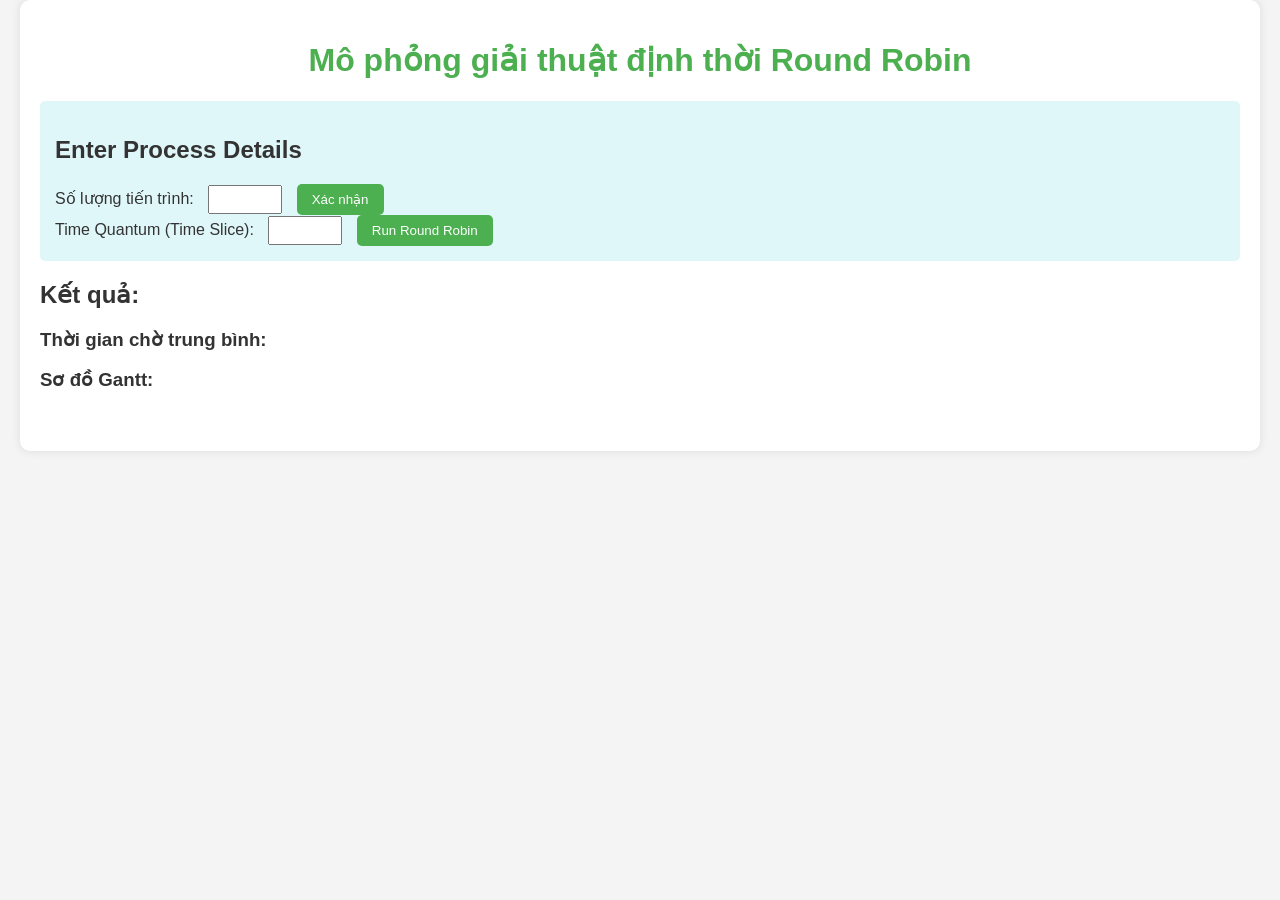
<file: round robin/index.html>
<!DOCTYPE html>
<html lang="en">
<head>
    <meta charset="UTF-8">
    <meta name="viewport" content="width=device-width, initial-scale=1.0">
    <title>Author: Quang Nhat Hung</title>
    <link rel="stylesheet" href="style.css">
</head>
<body>
    <div class="container">
        <h1>Mô phỏng giải thuật định thời Round Robin</h1>
        <div class="form-section">
            <h2>Enter Process Details</h2>
            <label for="processCount">Số lượng tiến trình: </label>
            <input type="number" id="processCount" min="1" required>
            <button onclick="generateProcessInput()">Xác nhận</button>

            <div id="processInputSection"></div>

            <label for="timeQuantum">Time Quantum (Time Slice): </label>
            <input type="number" id="timeQuantum" min="1" required>
            <button onclick="runRoundRobin()">Run Round Robin</button>
        </div>
        
        <h2>Kết quả:</h2>
        <div id="resultTable" class="result-table"></div>
        <h3>Thời gian chờ trung bình:</h3> 
        <span id = "Time"></span>      
        <h3>Sơ đồ Gantt:</h3>
        <div id="ganttChart" class="gantt-chart"></div>
    </div>

    <script src="script.js"></script>
</body>
</html>
</file>
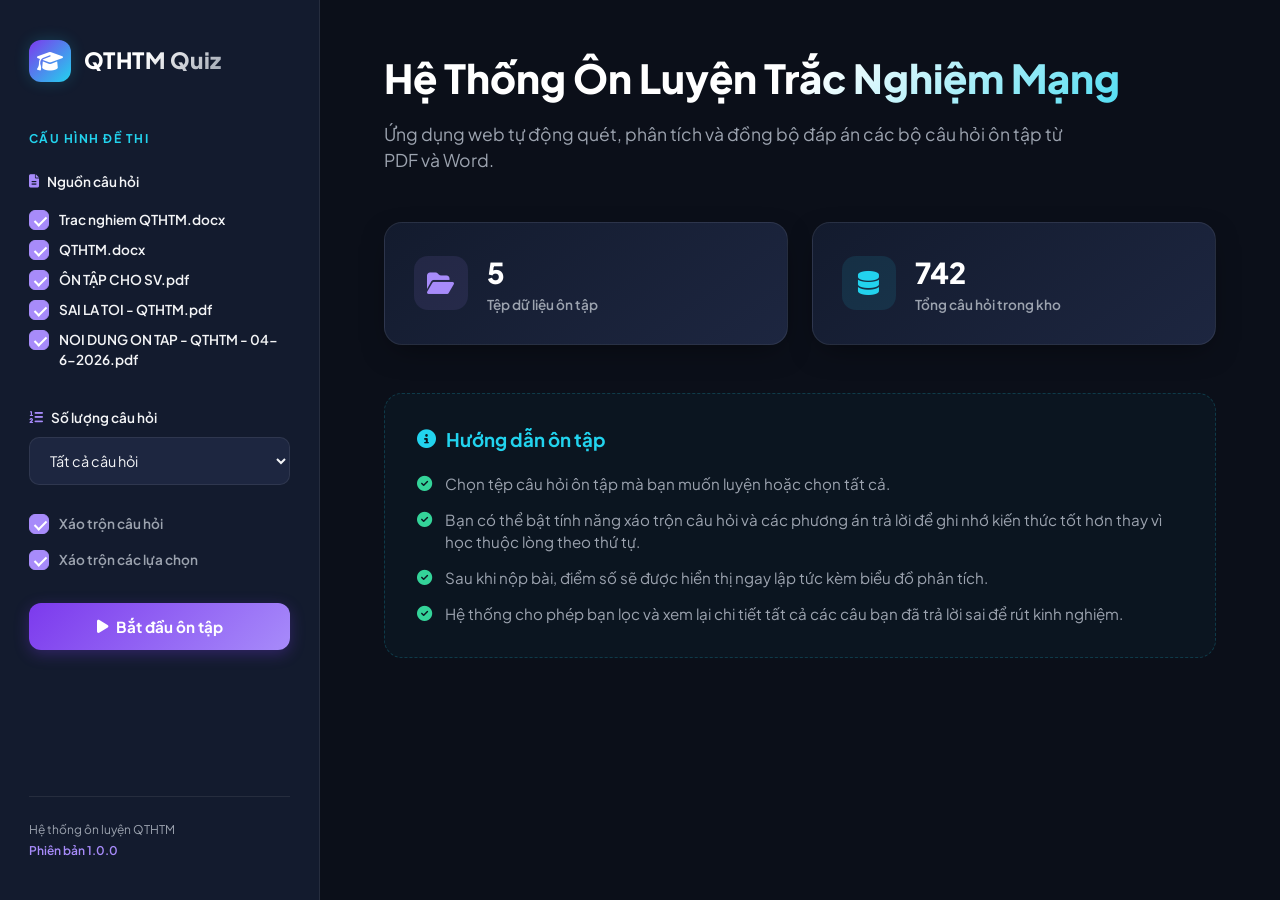
<file: web/index.html>
<!DOCTYPE html>
<html lang="vi">
<head>
    <meta charset="UTF-8">
    <meta name="viewport" content="width=device-width, initial-scale=1.0">
    <title>Hệ Thống Ôn Luyện Trắc Nghiệm - QTHTM</title>
    <!-- Import Google Fonts: Plus Jakarta Sans -->
    <link rel="preconnect" href="https://fonts.googleapis.com">
    <link rel="preconnect" href="https://fonts.gstatic.com" crossorigin>
    <link href="https://fonts.googleapis.com/css2?family=Plus+Jakarta+Sans:wght@300;400;500;600;700;800&display=swap" rel="stylesheet">
    <!-- FontAwesome CDN for modern icons -->
    <link rel="stylesheet" href="https://cdnjs.cloudflare.com/ajax/libs/font-awesome/6.4.0/css/all.min.css">
    <link rel="stylesheet" href="style.css">
</head>
<body>
    <div class="app-container">
        <!-- Sidebar Panel for Settings & Stats -->
        <aside class="sidebar-panel">
            <div class="brand">
                <div class="brand-icon">
                    <i class="fa-solid fa-graduation-cap"></i>
                </div>
                <h2>QTHTM Quiz</h2>
            </div>
            
            <div class="sidebar-menu">
                <div class="menu-section">
                    <h3>CẤU HÌNH ĐỀ THI</h3>
                    
                    <!-- Config Form -->
                    <div class="config-item">
                        <label><i class="fa-solid fa-file-lines"></i> Nguồn câu hỏi</label>
                        <div id="source-checkboxes" class="source-checkboxes"></div>
                    </div>

                    <div class="config-item">
                        <label for="q-count"><i class="fa-solid fa-list-ol"></i> Số lượng câu hỏi</label>
                        <select id="q-count">
                            <option value="10">10 Câu</option>
                            <option value="20">20 Câu</option>
                            <option value="50">50 Câu</option>
                            <option value="100">100 Câu</option>
                            <option value="all" selected>Tất cả câu hỏi</option>
                        </select>
                    </div>

                    <div class="config-checkboxes">
                        <label class="custom-checkbox">
                            <input type="checkbox" id="shuffle-questions" checked>
                            <span class="checkmark"></span>
                            Xáo trộn câu hỏi
                        </label>
                        <label class="custom-checkbox">
                            <input type="checkbox" id="shuffle-options" checked>
                            <span class="checkmark"></span>
                            Xáo trộn các lựa chọn
                        </label>
                    </div>

                    <button id="start-btn" class="primary-btn"><i class="fa-solid fa-play"></i> Bắt đầu ôn tập</button>
                </div>
            </div>

            <!-- Footer info -->
            <div class="sidebar-footer">
                <p>Hệ thống ôn luyện QTHTM</p>
                <span>Phiên bản 1.0.0</span>
            </div>
        </aside>

        <!-- Main Content Area -->
        <main class="main-content">
            <!-- Setup/Home Screen -->
            <section id="home-screen" class="screen active">
                <div class="hero-section">
                    <h1>Hệ Thống Ôn Luyện Trắc Nghiệm Mạng</h1>
                    <p>Ứng dụng web tự động quét, phân tích và đồng bộ đáp án các bộ câu hỏi ôn tập từ PDF và Word.</p>
                </div>

                <div class="stats-overview">
                    <div class="stat-card">
                        <div class="stat-icon purple"><i class="fa-solid fa-folder-open"></i></div>
                        <div class="stat-info">
                            <span class="stat-value" id="source-files-count">3</span>
                            <span class="stat-label">Tệp dữ liệu ôn tập</span>
                        </div>
                    </div>
                    <div class="stat-card">
                        <div class="stat-icon blue"><i class="fa-solid fa-database"></i></div>
                        <div class="stat-info">
                            <span class="stat-value" id="total-questions-count">0</span>
                            <span class="stat-label">Tổng câu hỏi trong kho</span>
                        </div>
                    </div>
                </div>

                <div class="instruction-card">
                    <h3><i class="fa-solid fa-circle-info"></i> Hướng dẫn ôn tập</h3>
                    <ul>
                        <li><i class="fa-solid fa-circle-check"></i> Chọn tệp câu hỏi ôn tập mà bạn muốn luyện hoặc chọn tất cả.</li>
                        <li><i class="fa-solid fa-circle-check"></i> Bạn có thể bật tính năng xáo trộn câu hỏi và các phương án trả lời để ghi nhớ kiến thức tốt hơn thay vì học thuộc lòng theo thứ tự.</li>
                        <li><i class="fa-solid fa-circle-check"></i> Sau khi nộp bài, điểm số sẽ được hiển thị ngay lập tức kèm biểu đồ phân tích.</li>
                        <li><i class="fa-solid fa-circle-check"></i> Hệ thống cho phép bạn lọc và xem lại chi tiết tất cả các câu bạn đã trả lời sai để rút kinh nghiệm.</li>
                    </ul>
                </div>
            </section>

            <!-- Quiz Screen -->
            <section id="quiz-screen" class="screen">
                <div class="quiz-header">
                    <div class="quiz-progress-info">
                        <span id="quiz-progress-text">Câu hỏi 1 / 10</span>
                        <div class="progress-bar-container">
                            <div class="progress-bar" id="quiz-progress-bar"></div>
                        </div>
                    </div>
                    <div class="quiz-timer">
                        <i class="fa-solid fa-clock"></i> <span id="timer-text">00:00</span>
                    </div>
                </div>

                <!-- Active Question Card -->
                <div class="question-container" id="question-container">
                    <!-- Dynamic Content -->
                </div>

                <!-- Navigation Controls -->
                <div class="quiz-controls">
                    <button id="prev-btn" class="secondary-btn"><i class="fa-solid fa-chevron-left"></i> Câu trước</button>
                    <button id="check-btn" class="primary-btn" style="width: auto; background: linear-gradient(135deg, var(--color-success), #10b981); box-shadow: 0 4px 15px rgba(52, 211, 153, 0.3);"><i class="fa-solid fa-square-check"></i> Kiểm tra</button>
                    <button id="next-btn" class="secondary-btn">Câu tiếp theo <i class="fa-solid fa-chevron-right"></i></button>
                    <button id="submit-btn" class="primary-btn danger-btn"><i class="fa-solid fa-check-double"></i> Nộp bài</button>
                </div>
            </section>

            <!-- Results & Review Screen -->
            <section id="result-screen" class="screen">
                <div class="result-header">
                    <h2>KẾT QUẢ ÔN TẬP</h2>
                </div>

                <div class="result-layout">
                    <!-- Left: Radial Donut Score Chart -->
                    <div class="result-score-panel">
                        <div class="radial-chart-container">
                            <svg class="radial-svg" viewBox="0 0 120 120">
                                <circle class="circle-bg" cx="60" cy="60" r="50"></circle>
                                <circle class="circle-val" cx="60" cy="60" r="50" id="result-circle"></circle>
                            </svg>
                            <div class="chart-content">
                                <span class="score-percent" id="score-percent">0%</span>
                                <span class="score-fraction" id="score-fraction">0 / 0</span>
                            </div>
                        </div>
                        <h3 id="result-rating">Cần Cố Gắng!</h3>
                        <p class="time-spent-text"><i class="fa-solid fa-stopwatch"></i> Thời gian: <span id="time-spent">00:00</span></p>
                        <button id="restart-btn" class="primary-btn"><i class="fa-solid fa-rotate-right"></i> Luyện đề mới</button>
                    </div>

                    <!-- Right: Statistics Cards -->
                    <div class="result-stats-panel">
                        <div class="stat-mini-card correct">
                            <div class="mini-icon"><i class="fa-solid fa-circle-check"></i></div>
                            <div class="mini-info">
                                <span class="mini-value" id="correct-count">0</span>
                                <span class="mini-label">Câu trả lời đúng</span>
                            </div>
                        </div>
                        <div class="stat-mini-card incorrect">
                            <div class="mini-icon"><i class="fa-solid fa-circle-xmark"></i></div>
                            <div class="mini-info">
                                <span class="mini-value" id="incorrect-count">0</span>
                                <span class="mini-label">Câu trả lời sai</span>
                            </div>
                        </div>
                        <div class="stat-mini-card skipped">
                            <div class="mini-icon"><i class="fa-solid fa-circle-minus"></i></div>
                            <div class="mini-info">
                                <span class="mini-value" id="skipped-count">0</span>
                                <span class="mini-label">Câu bỏ qua</span>
                            </div>
                        </div>
                    </div>
                </div>

                <!-- Review Section -->
                <div class="review-section">
                    <div class="review-header">
                        <h3>Xem Lại Câu Hỏi</h3>
                        <!-- Review Filters -->
                        <div class="review-filters">
                            <button class="filter-btn active" data-filter="all">Tất cả</button>
                            <button class="filter-btn text-danger" data-filter="wrong">Câu sai</button>
                            <button class="filter-btn text-success" data-filter="correct">Câu đúng</button>
                        </div>
                    </div>

                    <!-- List of reviewed questions -->
                    <div class="review-list" id="review-list">
                        <!-- Dynamic content -->
                    </div>
                </div>
            </section>
        </main>
    </div>

    <!-- Import JavaScript -->
    <script src="questions.js"></script>
    <script src="app.js"></script>
</body>
</html>
</file>
<file: round robin/style.css>
/* General page styling */
body {
    font-family: Arial, sans-serif;
    background-color: #f4f4f4;
    color: #333;
    margin: 0;
    padding: 0;
}

.container {
    max-width: 1200px;
    margin: auto;
    padding: 20px;
    background-color: #fff;
    box-shadow: 0 0 10px rgba(0, 0, 0, 0.1);
    border-radius: 10px;
}

h1 {
    text-align: center;
    color: #4CAF50;
}

.form-section {
    margin-bottom: 20px;
    padding: 15px;
    background-color: #e0f7fa;
    border-radius: 5px;
}

input[type="number"] {
    width: 60px;
    padding: 5px;
    margin-left: 10px;
    margin-right: 10px;
}

button {
    padding: 8px 15px;
    background-color: #4CAF50;
    color: white;
    border: none;
    border-radius: 5px;
    cursor: pointer;
    transition: background-color 0.3s;
}

button:hover {
    background-color: #45a049;
}

table {
    width: 100%;
    margin-top: 20px;
    border-collapse: collapse;
}

table, th, td {
    border: 1px solid black;
    padding: 10px;
    text-align: center;
}

.result-table {
    margin-top: 20px;
}

.gantt-chart {
    margin-bottom: 10px;
    padding-bottom: 10px;
    display: flex;
    flex-wrap: wrap;
    width: 110%; 
    margin-top: 20px;
}

.gantt-block {
    margin-bottom: 10px;
    padding-bottom: 100px;
    padding: 5px;
    background-color: #afffb2;
    border: 1px solid black;
    margin-right: 5px;
    color: rgb(0, 0, 0);
    transition: transform 0.3s;
} 
/* .grantt-block.color1 { background-color: lightgreen; }
.grantt-block.color2 { background-color: lightblue; }
.grantt-block.color3 { background-color: lightcoral; }
.grantt-block.color4 { background-color: lightgoldenrodyellow; }
.grantt-block.color5 { background-color: lightpink; } */

.gantt-block:hover {
    transform: scale(1.1);
}
</file>
<file: web/style.css>
/* --- Premium Theme Styles --- */
:root {
    --bg-primary: #0b0f19;
    --bg-secondary: #131b2e;
    --bg-card: #1d2640;
    --bg-card-hover: #263254;
    
    --color-primary: #a78bfa;       /* Purple/Violet */
    --color-primary-dark: #7c3aed;  
    --color-accent: #22d3ee;        /* Neon Cyan */
    --color-success: #34d399;       /* Emerald Green */
    --color-success-bg: rgba(52, 211, 153, 0.1);
    --color-danger: #f87171;        /* Pastel Red */
    --color-danger-bg: rgba(248, 113, 113, 0.1);
    
    --text-main: #f3f4f6;
    --text-muted: #9ca3af;
    --text-dark: #1f2937;
    
    --border-color: rgba(255, 255, 255, 0.08);
    --border-focus: rgba(167, 139, 250, 0.4);
    
    --font-family: 'Plus Jakarta Sans', -apple-system, BlinkMacSystemFont, "Segoe UI", Roboto, sans-serif;
    --shadow-premium: 0 10px 30px -10px rgba(0, 0, 0, 0.5);
    --shadow-neon: 0 0 15px rgba(34, 211, 238, 0.2);
    --transition-smooth: all 0.3s cubic-bezier(0.4, 0, 0.2, 1);
}

* {
    margin: 0;
    padding: 0;
    box-sizing: border-box;
}

body {
    background-color: var(--bg-primary);
    color: var(--text-main);
    font-family: var(--font-family);
    min-height: 100vh;
    overflow-x: hidden;
    line-height: 1.5;
}

/* App Container Layout */
.app-container {
    display: flex;
    min-height: 100vh;
    width: 100%;
}

/* --- SIDEBAR PANEL --- */
.sidebar-panel {
    width: 320px;
    background-color: var(--bg-secondary);
    border-right: 1px solid var(--border-color);
    padding: 2.5rem 1.8rem;
    display: flex;
    flex-direction: column;
    justify-content: space-between;
    flex-shrink: 0;
}

.brand {
    display: flex;
    align-items: center;
    gap: 0.8rem;
}

.brand-icon {
    width: 42px;
    height: 42px;
    background: linear-gradient(135deg, var(--color-primary-dark), var(--color-accent));
    border-radius: 12px;
    display: flex;
    align-items: center;
    justify-content: center;
    font-size: 1.3rem;
    color: #fff;
    box-shadow: var(--shadow-neon);
}

.brand h2 {
    font-size: 1.4rem;
    font-weight: 800;
    letter-spacing: 0.5px;
    background: linear-gradient(135deg, #fff 40%, var(--text-muted));
    -webkit-background-clip: text;
    -webkit-text-fill-color: transparent;
}

.sidebar-menu {
    margin-top: 3rem;
    flex-grow: 1;
}

.menu-section h3 {
    font-size: 0.75rem;
    font-weight: 700;
    letter-spacing: 1.5px;
    color: var(--color-accent);
    margin-bottom: 1.5rem;
}

/* Configuration Forms */
.config-item {
    margin-bottom: 1.8rem;
    display: flex;
    flex-direction: column;
    gap: 0.6rem;
}

.config-item label {
    font-size: 0.85rem;
    font-weight: 600;
    color: var(--text-main);
    display: flex;
    align-items: center;
    gap: 0.5rem;
}

.config-item label i {
    color: var(--color-primary);
}

.config-item select {
    background-color: var(--bg-card);
    border: 1px solid var(--border-color);
    color: var(--text-main);
    padding: 0.8rem 1rem;
    border-radius: 10px;
    font-family: var(--font-family);
    font-size: 0.9rem;
    cursor: pointer;
    transition: var(--transition-smooth);
    outline: none;
}

.config-item select:focus {
    border-color: var(--color-primary);
    box-shadow: 0 0 10px rgba(167, 139, 250, 0.2);
}

.config-checkboxes {
    display: flex;
    flex-direction: column;
    gap: 1rem;
    margin-bottom: 2rem;
}

.source-checkboxes {
    display: flex;
    flex-direction: column;
    gap: 0.6rem;
    max-height: 220px;
    overflow-y: auto;
    padding: 0.5rem 0;
}

.source-checkboxes::-webkit-scrollbar {
    width: 4px;
}

.source-checkboxes::-webkit-scrollbar-track {
    background: transparent;
}

.source-checkboxes::-webkit-scrollbar-thumb {
    background: var(--border-color);
    border-radius: 2px;
}

/* Custom Checkbox Design */
.custom-checkbox {
    display: flex;
    align-items: center;
    position: relative;
    padding-left: 30px;
    cursor: pointer;
    font-size: 0.85rem;
    font-weight: 600;
    color: var(--text-muted);
    user-select: none;
    transition: var(--transition-smooth);
}

.custom-checkbox:hover {
    color: var(--text-main);
}

.custom-checkbox input {
    position: absolute;
    opacity: 0;
    cursor: pointer;
    height: 0;
    width: 0;
}

.checkmark {
    position: absolute;
    top: 0;
    left: 0;
    height: 20px;
    width: 20px;
    background-color: var(--bg-card);
    border: 1px solid var(--border-color);
    border-radius: 6px;
    transition: var(--transition-smooth);
}

.custom-checkbox input:checked ~ .checkmark {
    background-color: var(--color-primary);
    border-color: var(--color-primary);
}

.checkmark:after {
    content: "";
    position: absolute;
    display: none;
}

.custom-checkbox input:checked ~ .checkmark:after {
    display: block;
}

.custom-checkbox .checkmark:after {
    left: 7px;
    top: 3px;
    width: 5px;
    height: 10px;
    border: solid white;
    border-width: 0 2.5px 2.5px 0;
    transform: rotate(45deg);
}

/* Sidebar Footer */
.sidebar-footer {
    border-top: 1px solid var(--border-color);
    padding-top: 1.5rem;
    font-size: 0.75rem;
    color: var(--text-muted);
}

.sidebar-footer span {
    display: block;
    margin-top: 0.2rem;
    color: var(--color-primary);
    font-weight: 600;
}

/* --- MAIN CONTENT --- */
.main-content {
    flex-grow: 1;
    padding: 3rem 4rem;
    display: flex;
    flex-direction: column;
    justify-content: flex-start;
    max-height: 100vh;
    overflow-y: auto;
}

/* Buttons Styles */
.primary-btn, .secondary-btn {
    padding: 0.9rem 1.8rem;
    border-radius: 12px;
    font-family: var(--font-family);
    font-size: 0.95rem;
    font-weight: 700;
    cursor: pointer;
    display: inline-flex;
    align-items: center;
    justify-content: center;
    gap: 0.5rem;
    transition: var(--transition-smooth);
    border: none;
}

.primary-btn {
    background: linear-gradient(135deg, var(--color-primary-dark), var(--color-primary));
    color: #fff;
    box-shadow: 0 4px 15px rgba(124, 58, 237, 0.3);
    width: 100%;
}

.primary-btn:hover {
    transform: translateY(-2px);
    box-shadow: 0 6px 20px rgba(124, 58, 237, 0.4);
}

.primary-btn:active {
    transform: translateY(0);
}

.secondary-btn {
    background-color: var(--bg-card);
    color: var(--text-main);
    border: 1px solid var(--border-color);
}

.secondary-btn:hover {
    background-color: var(--bg-card-hover);
    border-color: var(--color-primary);
}

.danger-btn {
    background: linear-gradient(135deg, #ef4444, #f87171);
    box-shadow: 0 4px 15px rgba(239, 68, 68, 0.3);
}

.danger-btn:hover {
    box-shadow: 0 6px 20px rgba(239, 68, 68, 0.4);
}

/* Screens toggling */
.screen {
    display: none;
    opacity: 0;
    transform: translateY(20px);
    transition: opacity 0.4s ease, transform 0.4s ease;
}

.screen.active {
    display: block;
    opacity: 1;
    transform: translateY(0);
}

/* --- HOME SCREEN --- */
.hero-section {
    margin-bottom: 3rem;
}

.hero-section h1 {
    font-size: 2.5rem;
    font-weight: 800;
    margin-bottom: 0.8rem;
    background: linear-gradient(135deg, #fff 50%, var(--color-accent));
    -webkit-background-clip: text;
    -webkit-text-fill-color: transparent;
}

.hero-section p {
    font-size: 1.1rem;
    color: var(--text-muted);
    max-width: 700px;
}

.stats-overview {
    display: grid;
    grid-template-columns: repeat(auto-fit, minmax(240px, 1fr));
    gap: 1.5rem;
    margin-bottom: 3rem;
}

.stat-card {
    background: linear-gradient(145deg, var(--bg-secondary), var(--bg-card));
    border: 1px solid var(--border-color);
    padding: 1.8rem;
    border-radius: 18px;
    display: flex;
    align-items: center;
    gap: 1.2rem;
    box-shadow: var(--shadow-premium);
}

.stat-icon {
    width: 54px;
    height: 54px;
    border-radius: 14px;
    display: flex;
    align-items: center;
    justify-content: center;
    font-size: 1.5rem;
}

.stat-icon.purple {
    background-color: rgba(167, 139, 250, 0.1);
    color: var(--color-primary);
}

.stat-icon.blue {
    background-color: rgba(34, 211, 238, 0.1);
    color: var(--color-accent);
}

.stat-info {
    display: flex;
    flex-direction: column;
}

.stat-value {
    font-size: 1.8rem;
    font-weight: 800;
    color: #fff;
}

.stat-label {
    font-size: 0.85rem;
    color: var(--text-muted);
    font-weight: 600;
}

.instruction-card {
    background-color: rgba(34, 211, 238, 0.03);
    border: 1px dashed rgba(34, 211, 238, 0.2);
    padding: 2rem;
    border-radius: 18px;
}

.instruction-card h3 {
    color: var(--color-accent);
    margin-bottom: 1.2rem;
    display: flex;
    align-items: center;
    gap: 0.6rem;
}

.instruction-card ul {
    list-style: none;
    display: flex;
    flex-direction: column;
    gap: 0.8rem;
}

.instruction-card li {
    font-size: 0.95rem;
    color: var(--text-muted);
    display: flex;
    align-items: flex-start;
    gap: 0.8rem;
}

.instruction-card li i {
    color: var(--color-success);
    margin-top: 0.2rem;
}

/* --- QUIZ SCREEN --- */
.quiz-header {
    display: flex;
    align-items: center;
    justify-content: space-between;
    margin-bottom: 2rem;
    padding-bottom: 1.5rem;
    border-bottom: 1px solid var(--border-color);
}

.quiz-progress-info {
    flex-grow: 1;
    max-width: 60%;
}

#quiz-progress-text {
    font-size: 0.9rem;
    font-weight: 700;
    color: var(--color-primary);
    display: block;
    margin-bottom: 0.5rem;
}

.progress-bar-container {
    height: 8px;
    background-color: var(--bg-card);
    border-radius: 4px;
    width: 100%;
    overflow: hidden;
}

.progress-bar {
    height: 100%;
    background: linear-gradient(90deg, var(--color-primary), var(--color-accent));
    width: 0%;
    border-radius: 4px;
    transition: width 0.3s cubic-bezier(0.4, 0, 0.2, 1);
}

.quiz-timer {
    font-size: 1.1rem;
    font-weight: 700;
    color: var(--color-accent);
    background-color: rgba(34, 211, 238, 0.08);
    padding: 0.6rem 1.2rem;
    border-radius: 10px;
    display: flex;
    align-items: center;
    gap: 0.5rem;
    border: 1px solid rgba(34, 211, 238, 0.15);
}

/* Question Layout */
.question-container {
    flex-grow: 1;
    display: flex;
    flex-direction: column;
    gap: 2rem;
    margin-bottom: 2rem;
}

.source-badge {
    align-self: flex-start;
    background-color: rgba(255, 255, 255, 0.05);
    border: 1px solid var(--border-color);
    padding: 0.4rem 0.8rem;
    border-radius: 20px;
    font-size: 0.75rem;
    font-weight: 700;
    color: var(--text-muted);
}

.question-text {
    font-size: 1.25rem;
    font-weight: 600;
    color: #fff;
    line-height: 1.6;
    white-space: pre-line;
    overflow-wrap: break-word;
    word-break: break-word;
}

.options-list {
    display: grid;
    grid-template-columns: 1fr;
    gap: 1rem;
}

/* Option Card design */
.option-card {
    background-color: var(--bg-secondary);
    border: 1px solid var(--border-color);
    border-radius: 12px;
    padding: 1.2rem 1.5rem;
    cursor: pointer;
    display: flex;
    align-items: flex-start;
    gap: 1.2rem;
    transition: var(--transition-smooth);
    position: relative;
    overflow: hidden;
}

.option-card:hover {
    background-color: var(--bg-card-hover);
    border-color: var(--border-focus);
    transform: translateX(5px);
}

.option-marker {
    width: 32px;
    height: 32px;
    background-color: var(--bg-card);
    border: 1px solid var(--border-color);
    border-radius: 8px;
    display: flex;
    align-items: center;
    justify-content: center;
    font-weight: 700;
    font-size: 0.95rem;
    color: var(--color-primary);
    flex-shrink: 0;
    transition: var(--transition-smooth);
}

.option-card.selected {
    background-color: rgba(167, 139, 250, 0.08);
    border-color: var(--color-primary);
}

.option-card.selected .option-marker {
    background-color: var(--color-primary-dark);
    color: #fff;
    border-color: var(--color-primary-dark);
}

.option-card.correct {
    border-color: var(--color-success) !important;
    background-color: var(--color-success-bg) !important;
}
.option-card.correct .option-marker {
    background-color: var(--color-success) !important;
    border-color: var(--color-success) !important;
    color: #fff !important;
}

.option-card.incorrect {
    border-color: var(--color-danger) !important;
    background-color: var(--color-danger-bg) !important;
}
.option-card.incorrect .option-marker {
    background-color: var(--color-danger) !important;
    border-color: var(--color-danger) !important;
    color: #fff !important;
}

.option-card.disabled {
    cursor: default;
}
.option-card.disabled:hover {
    background-color: var(--bg-secondary);
    border-color: var(--border-color);
    transform: none;
}
.option-card.disabled.correct:hover {
    border-color: var(--color-success) !important;
    background-color: var(--color-success-bg) !important;
}
.option-card.disabled.incorrect:hover {
    border-color: var(--color-danger) !important;
    background-color: var(--color-danger-bg) !important;
}

.option-content {
    font-size: 0.95rem;
    font-weight: 500;
    color: var(--text-main);
    overflow-wrap: break-word;
    word-break: break-word;
}

.quiz-controls {
    display: flex;
    justify-content: space-between;
    align-items: center;
    margin-top: auto;
    padding-top: 1.5rem;
    border-top: 1px solid var(--border-color);
}

/* --- RESULTS SCREEN --- */
.result-header {
    text-align: center;
    margin-bottom: 2.5rem;
}

.result-header h2 {
    font-size: 2.2rem;
    font-weight: 800;
    background: linear-gradient(135deg, var(--color-primary), var(--color-accent));
    -webkit-background-clip: text;
    -webkit-text-fill-color: transparent;
}

.result-layout {
    display: grid;
    grid-template-columns: 1.2fr 1fr;
    gap: 3rem;
    margin-bottom: 3.5rem;
    align-items: center;
}

.result-score-panel {
    background: linear-gradient(145deg, var(--bg-secondary), var(--bg-card));
    border: 1px solid var(--border-color);
    border-radius: 24px;
    padding: 3rem;
    text-align: center;
    display: flex;
    flex-direction: column;
    align-items: center;
    box-shadow: var(--shadow-premium);
}

.radial-chart-container {
    position: relative;
    width: 160px;
    height: 160px;
    margin-bottom: 1.5rem;
}

.radial-svg {
    width: 100%;
    height: 100%;
    transform: rotate(-90deg);
}

.circle-bg {
    fill: none;
    stroke: var(--bg-primary);
    stroke-width: 8;
}

.circle-val {
    fill: none;
    stroke: var(--color-accent);
    stroke-width: 8;
    stroke-linecap: round;
    stroke-dasharray: 314.15; /* 2 * PI * r (r=50) = 314 */
    stroke-dashoffset: 314.15;
    transition: stroke-dashoffset 1s ease-in-out;
}

.chart-content {
    position: absolute;
    top: 50%;
    left: 50%;
    transform: translate(-50%, -50%);
    display: flex;
    flex-direction: column;
    align-items: center;
}

.score-percent {
    font-size: 2.2rem;
    font-weight: 800;
    color: #fff;
}

.score-fraction {
    font-size: 0.85rem;
    color: var(--text-muted);
    font-weight: 600;
}

.result-score-panel h3 {
    font-size: 1.5rem;
    font-weight: 700;
    margin-bottom: 0.5rem;
}

.time-spent-text {
    font-size: 0.9rem;
    color: var(--text-muted);
    margin-bottom: 2rem;
}

.result-score-panel button {
    max-width: 240px;
}

.result-stats-panel {
    display: flex;
    flex-direction: column;
    gap: 1.2rem;
}

.stat-mini-card {
    border: 1px solid var(--border-color);
    background-color: var(--bg-secondary);
    border-radius: 16px;
    padding: 1.2rem 1.5rem;
    display: flex;
    align-items: center;
    gap: 1rem;
}

.stat-mini-card.correct {
    border-left: 4px solid var(--color-success);
}
.stat-mini-card.correct .mini-icon {
    color: var(--color-success);
}

.stat-mini-card.incorrect {
    border-left: 4px solid var(--color-danger);
}
.stat-mini-card.incorrect .mini-icon {
    color: var(--color-danger);
}

.stat-mini-card.skipped {
    border-left: 4px solid var(--text-muted);
}
.stat-mini-card.skipped .mini-icon {
    color: var(--text-muted);
}

.mini-icon {
    font-size: 1.8rem;
}

.mini-info {
    display: flex;
    flex-direction: column;
}

.mini-value {
    font-size: 1.3rem;
    font-weight: 800;
    color: #fff;
}

.mini-label {
    font-size: 0.8rem;
    color: var(--text-muted);
    font-weight: 600;
}

/* --- REVIEW SECTION --- */
.review-section {
    border-top: 1px solid var(--border-color);
    padding-top: 3rem;
}

.review-header {
    display: flex;
    align-items: center;
    justify-content: space-between;
    margin-bottom: 2rem;
}

.review-header h3 {
    font-size: 1.3rem;
    font-weight: 800;
}

.review-filters {
    display: flex;
    gap: 0.5rem;
    background-color: var(--bg-secondary);
    padding: 0.3rem;
    border-radius: 10px;
    border: 1px solid var(--border-color);
}

.filter-btn {
    padding: 0.5rem 1.2rem;
    font-family: var(--font-family);
    font-size: 0.85rem;
    font-weight: 600;
    background-color: transparent;
    color: var(--text-muted);
    border: none;
    border-radius: 8px;
    cursor: pointer;
    transition: var(--transition-smooth);
}

.filter-btn:hover {
    color: var(--text-main);
}

.filter-btn.active {
    background-color: var(--bg-card);
    color: var(--color-accent);
}

.filter-btn.text-danger.active {
    color: var(--color-danger);
}

.filter-btn.text-success.active {
    color: var(--color-success);
}

.review-list {
    display: flex;
    flex-direction: column;
    gap: 1.5rem;
}

/* Review Card Styles */
.review-card {
    background-color: var(--bg-secondary);
    border: 1px solid var(--border-color);
    border-radius: 16px;
    padding: 1.8rem;
}

.review-card.correct-q {
    border-left: 4px solid var(--color-success);
}

.review-card.wrong-q {
    border-left: 4px solid var(--color-danger);
}

.review-card-header {
    display: flex;
    justify-content: space-between;
    align-items: center;
    margin-bottom: 1.2rem;
}

.review-num {
    font-size: 0.85rem;
    font-weight: 800;
    color: var(--color-primary);
}

.review-badge {
    font-size: 0.75rem;
    font-weight: 700;
    padding: 0.3rem 0.8rem;
    border-radius: 10px;
}

.review-badge.correct {
    background-color: var(--color-success-bg);
    color: var(--color-success);
}

.review-badge.wrong {
    background-color: var(--color-danger-bg);
    color: var(--color-danger);
}

.review-q-text {
    font-size: 1.05rem;
    font-weight: 600;
    margin-bottom: 1.5rem;
    color: #fff;
    line-height: 1.6;
    white-space: pre-line;
    overflow-wrap: break-word;
    word-break: break-word;
}

.review-options {
    display: flex;
    flex-direction: column;
    gap: 0.8rem;
}

.review-opt {
    padding: 1rem 1.2rem;
    border-radius: 10px;
    font-size: 0.9rem;
    border: 1px solid var(--border-color);
    display: flex;
    align-items: flex-start;
    gap: 0.8rem;
    overflow-wrap: break-word;
    word-break: break-word;
}

.review-opt.user-selected {
    border-color: var(--color-danger);
    background-color: var(--color-danger-bg);
    color: var(--color-danger);
}

.review-opt.correct-ans {
    border-color: var(--color-success);
    background-color: var(--color-success-bg);
    color: var(--color-success);
}

.review-opt.user-selected.correct-ans {
    border-color: var(--color-success);
    background-color: var(--color-success-bg);
    color: var(--color-success);
}

.opt-status-icon {
    font-size: 1.1rem;
    margin-left: auto;
}

/* Custom Scrollbar for Main Content */
.main-content::-webkit-scrollbar {
    width: 8px;
}

.main-content::-webkit-scrollbar-track {
    background-color: var(--bg-primary);
}

.main-content::-webkit-scrollbar-thumb {
    background-color: var(--bg-card);
    border-radius: 4px;
}

.main-content::-webkit-scrollbar-thumb:hover {
    background-color: var(--color-primary);
}

/* --- RESPONSIVE STYLE --- */
@media (max-width: 1024px) {
    .app-container {
        flex-direction: column;
    }
    
    .sidebar-panel {
        width: 100%;
        border-right: none;
        border-bottom: 1px solid var(--border-color);
        padding: 1.5rem;
    }
    
    .sidebar-menu {
        margin-top: 1.5rem;
    }
    
    .main-content {
        padding: 2rem 1.5rem;
        max-height: none;
        overflow-y: visible;
    }
    
    .result-layout {
        grid-template-columns: 1fr;
        gap: 2rem;
    }
}
</file>
